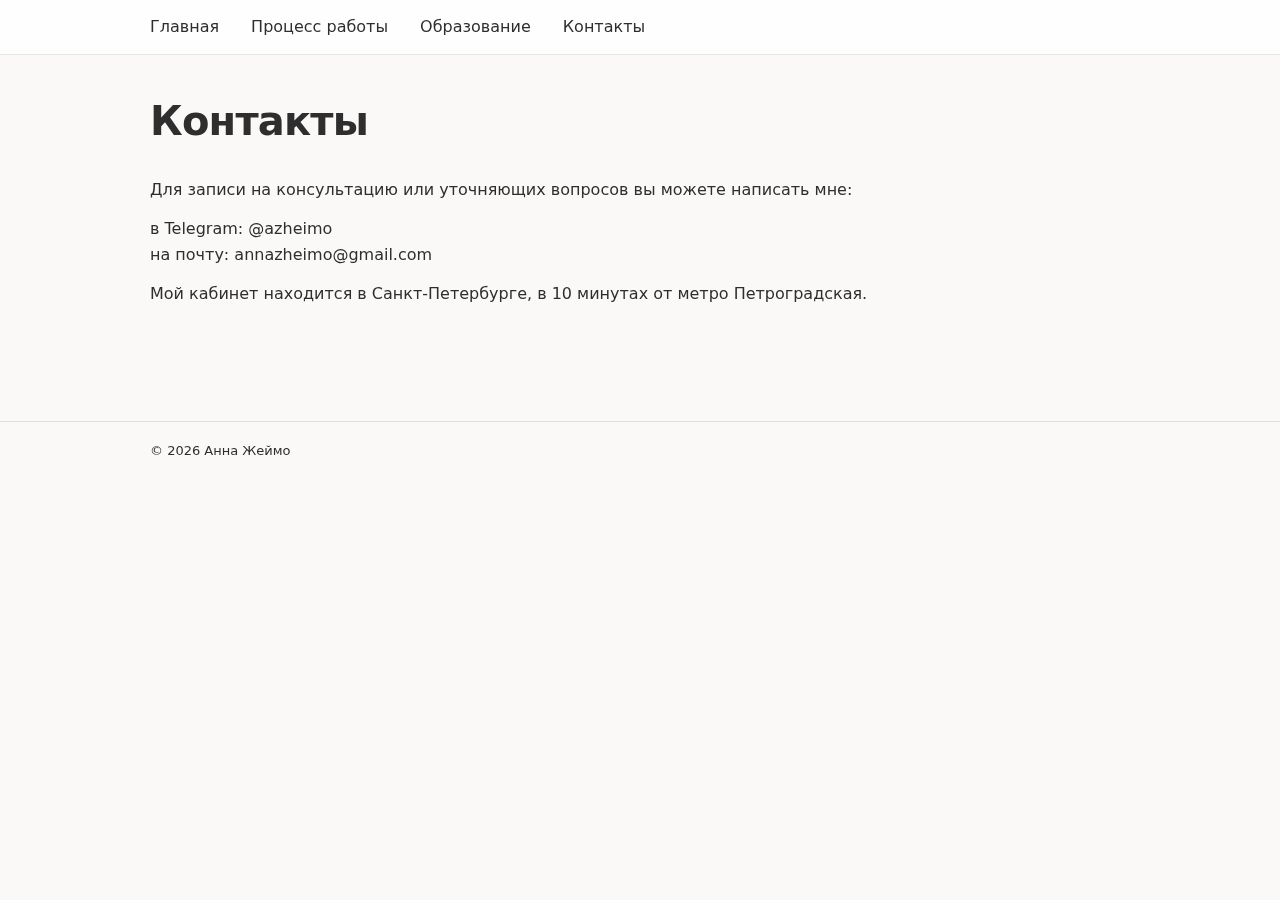
<file: contacts.html>
<!doctype html>
<html lang="ru">
<head>
  <meta charset="utf-8" />
  <meta name="viewport" content="width=device-width, initial-scale=1" />
  <title>Анна Жеймо — психолог</title>
  <link rel="stylesheet" href="./styles.css" />
</head>
<body class=\"page-contacts\">
  <header>
    <div class="container">
      <nav class="nav">
  <ul class="nav-list">
    <li><a href="index.html">Главная</a></li>
    <li><a href="process.html">Процесс работы</a></li>
    <li><a href="education.html">Образование</a></li>
    <li><a href="contacts.html">Контакты</a></li>
  </ul>
</nav>
    </div>
  </header>

  
<main class="main">
  <div class="container">
    <h1>Контакты</h1>
    <div class="section">
      <p class="muted">Для записи на консультацию или уточняющих вопросов вы можете написать мне:</p>
      <p class="muted">
        в Telegram: <a href="https://t.me/azheimo" target="_blank" rel="noopener">@azheimo</a><br>
        на почту: <a href="mailto:annazheimo@gmail.com">annazheimo@gmail.com</a>
      </p>
      <p class="muted">Мой кабинет находится в Санкт-Петербурге, в 10 минутах от метро Петроградская.</p>
    </div>
  </div>
</main>


  <footer>
    <div class="container">
      <div>© <span id="y"></span> Анна Жеймо</div>
    </div>
  </footer>

  <script>
    document.getElementById("y").textContent = new Date().getFullYear();
  </script>

</body>
</html>
</file>
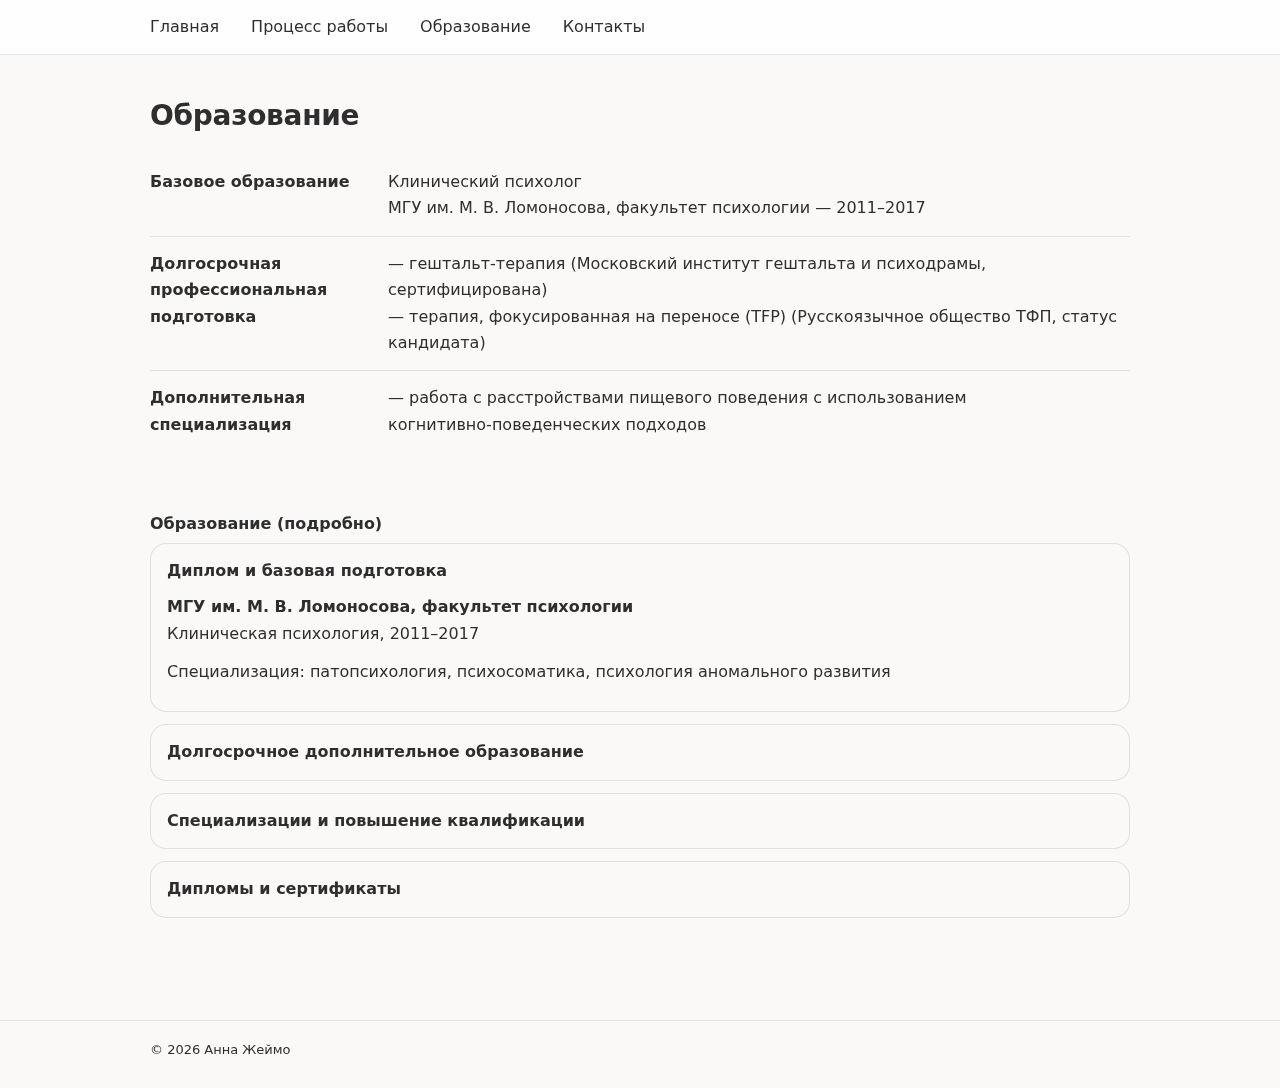
<file: education.html>
<!doctype html>
<html lang="ru">
<head>
  <meta charset="utf-8" />
  <meta name="viewport" content="width=device-width, initial-scale=1" />
  <title>Образование — Анна Жеймо</title>
  <link rel="stylesheet" href="./styles.css" />
</head>
<body class=\"page-education\">
  <header>
    <div class="container">
      <nav class="nav">
  <ul class="nav-list">
    <li><a href="index.html">Главная</a></li>
    <li><a href="process.html">Процесс работы</a></li>
    <li><a href="education.html">Образование</a></li>
    <li><a href="contacts.html">Контакты</a></li>
  </ul>
</nav>
    </div>
  </header>

  <main class="container">
    <h2>Образование</h2>

    <div class="section">
      <div class="edu-row">
        <div class="muted"><strong>Базовое образование</strong></div>
        <div>
          <div>Клинический психолог</div>
          <div class="muted">МГУ им. М. В. Ломоносова, факультет психологии — 2011–2017</div>
        </div>
      </div>

      <div class="edu-row">
        <div class="muted"><strong>Долгосрочная профессиональная подготовка</strong></div>
        <div class="muted">
          — гештальт‑терапия (Московский институт гештальта и психодрамы, сертифицирована)<br/>
          — терапия, фокусированная на переносе (TFP) (Русскоязычное общество ТФП, статус кандидата)
        </div>
      </div>

      <div class="edu-row">
        <div class="muted"><strong>Дополнительная специализация</strong></div>
        <div class="muted">
          — работа с расстройствами пищевого поведения с использованием когнитивно‑поведенческих подходов
        </div>
      </div>
    </div>

    <div class="section">
      <h3>Образование (подробно)</h3>

      <details open>
        <summary>Диплом и базовая подготовка</summary>
        <div class="muted">
          <p><strong>МГУ им. М. В. Ломоносова, факультет психологии</strong><br/>Клиническая психология, 2011–2017</p>
          <p>Специализация: патопсихология, психосоматика, психология аномального развития</p>
        </div>
</details>

      <details>
        <summary>Долгосрочное дополнительное образование</summary>
        <div class="muted">
          <p><strong>Русскоязычное общество терапии, фокусированной на переносе (РОТФП)</strong><br/>Терапия, фокусированная на переносе (TFP), статус кандидата — 2022–сейчас</p>
          <p><strong>Московский институт гештальта и психодрамы</strong><br/>Сертификационная программа (500 часов) — 2017–2022</p>
        </div>
      </details>

      <details>
        <summary>Специализации и повышение квалификации</summary>
        <div class="muted">
          <p><strong>The Centre for Research on Eating Disorders at Oxford</strong><br/>Web‑Centred Training in Enhanced CBT (CBT‑E) for Eating Disorders — 100 часов, 2022</p>
          <p><strong>Psychodemia</strong><br/>Доказательная психотерапия расстройств пищевого поведения — 100 часов, 2021</p>
          <p><strong>Московский институт гештальта и психодрамы</strong><br/>Спецкурс «Аффективные состояния: от патологии к норме» — 94 часа, 2020</p>
          <p><strong>Фонд «Будущее сейчас»</strong><br/>Базовые техники психиатра в психологическом консультировании — 128 часов, 2019</p>
          <p><strong>Beck Institute</strong><br/>Cognitive behavioral therapy: essentials (CBT for Depression) — 24 часа, 2017</p>
          <p><strong>Южно‑Российский гуманитарный институт</strong><br/>Повышение квалификации «Психологическое консультирование» — 144 часа, 2017</p>
          <p><strong>Понимающая психотерапия</strong><br/>Теоретические основы и базовые техники — I ступень — 32 часа, 2016</p>
          <p><strong>Институт тренинга и психодрамы</strong><br/>Психодиагностика: тест Роршаха (интегративная система Дж. Экнера) — 120 часов, 2016</p>
          <p><strong>Фонд «Будущее сейчас»</strong><br/>Мастерская нарративной практики, 1 блок — 102 часа, 2015</p>
        </div>
      </details>
            <details>
        <summary>Дипломы и сертификаты</summary>
        <div class="diploma-grid">
          <a class="diploma" href="assets/diplomas/diploma_01.jpg" data-lightbox>
            <img src="assets/diplomas/diploma_01.jpg" alt="Документ"/>
          </a>
          <a class="diploma" href="assets/diplomas/diploma_02.jpg" data-lightbox>
            <img src="assets/diplomas/diploma_02.jpg" alt="Документ"/>
          </a>
          <a class="diploma" href="assets/diplomas/diploma_03.jpg" data-lightbox>
            <img src="assets/diplomas/diploma_03.jpg" alt="Документ"/>
          </a>
          <a class="diploma" href="assets/diplomas/diploma_04.jpg" data-lightbox>
            <img src="assets/diplomas/diploma_04.jpg" alt="Документ"/>
          </a>
          <a class="diploma" href="assets/diplomas/diploma_05.jpg" data-lightbox>
            <img src="assets/diplomas/diploma_05.jpg" alt="Документ"/>
          </a>
          <a class="diploma" href="assets/diplomas/diploma_06.jpg" data-lightbox>
            <img src="assets/diplomas/diploma_06.jpg" alt="Документ"/>
          </a>
          <a class="diploma" href="assets/diplomas/diploma_07.jpg" data-lightbox>
            <img src="assets/diplomas/diploma_07.jpg" alt="Документ"/>
          </a>
          <a class="diploma" href="assets/diplomas/diploma_08.jpg" data-lightbox>
            <img src="assets/diplomas/diploma_08.jpg" alt="Документ"/>
          </a>
          <a class="diploma" href="assets/diplomas/diploma_09.jpg" data-lightbox>
            <img src="assets/diplomas/diploma_09.jpg" alt="Документ"/>
          </a>
          <a class="diploma" href="assets/diplomas/diploma_10.jpg" data-lightbox>
            <img src="assets/diplomas/diploma_10.jpg" alt="Документ"/>
          </a>
          <a class="diploma" href="assets/diplomas/diploma_11.jpg" data-lightbox>
            <img src="assets/diplomas/diploma_11.jpg" alt="Документ"/>
          </a>
          <a class="diploma" href="assets/diplomas/diploma_12.jpg" data-lightbox>
            <img src="assets/diplomas/diploma_12.jpg" alt="Документ"/>
          </a>
          <a class="diploma" href="assets/diplomas/diploma_13.jpg" data-lightbox>
            <img src="assets/diplomas/diploma_13.jpg" alt="Документ"/>
          </a>
          <a class="diploma" href="assets/diplomas/diploma_14.jpg" data-lightbox>
            <img src="assets/diplomas/diploma_14.jpg" alt="Документ"/>
          </a>
          <a class="diploma" href="assets/diplomas/diploma_15.jpg" data-lightbox>
            <img src="assets/diplomas/diploma_15.jpg" alt="Документ"/>
          </a>
          <a class="diploma" href="assets/diplomas/diploma_16.jpg" data-lightbox>
            <img src="assets/diplomas/diploma_16.jpg" alt="Документ"/>
          </a>
          <a class="diploma" href="assets/diplomas/diploma_17.jpg" data-lightbox>
            <img src="assets/diplomas/diploma_17.jpg" alt="Документ"/>
          </a>
          <a class="diploma" href="assets/diplomas/diploma_18.jpg" data-lightbox>
            <img src="assets/diplomas/diploma_18.jpg" alt="Документ"/>
          </a>
          <a class="diploma" href="assets/diplomas/diploma_19.jpg" data-lightbox>
            <img src="assets/diplomas/diploma_19.jpg" alt="Документ"/>
          </a>
          <a class="diploma" href="assets/diplomas/diploma_20.jpg" data-lightbox>
            <img src="assets/diplomas/diploma_20.jpg" alt="Документ"/>
          </a>
          <a class="diploma" href="assets/diplomas/diploma_21.jpg" data-lightbox>
            <img src="assets/diplomas/diploma_21.jpg" alt="Документ"/>
          </a>
          <a class="diploma" href="assets/diplomas/diploma_22.jpg" data-lightbox>
            <img src="assets/diplomas/diploma_22.jpg" alt="Документ"/>
          </a>
          <a class="diploma" href="assets/diplomas/diploma_23.jpg" data-lightbox>
            <img src="assets/diplomas/diploma_23.jpg" alt="Документ"/>
          </a>
        </div>
      </details>
    </div>
  

</main>

  <footer>
    <div class="container">
      <div>© <span id="y"></span> Анна Жеймо</div>
    </div>
  </footer>
  <script>
    document.getElementById("y").textContent = new Date().getFullYear();
  </script>

  <div class="lightbox" id="lightbox" aria-hidden="true">
    <button class="lightbox__close" type="button" aria-label="Закрыть">×</button>
    <img class="lightbox__img" alt="Документ"/>
  </div>

  <script>
    (function () {
      const lb = document.getElementById('lightbox');
      const img = lb.querySelector('.lightbox__img');
      const closeBtn = lb.querySelector('.lightbox__close');

      function open(src) {
        img.src = src;
        lb.classList.add('is-open');
        lb.setAttribute('aria-hidden', 'false');
        document.body.style.overflow = 'hidden';
      }

      function close() {
        lb.classList.remove('is-open');
        lb.setAttribute('aria-hidden', 'true');
        img.src = '';
        document.body.style.overflow = '';
      }

      document.addEventListener('click', (e) => {
        const a = e.target.closest('a[data-lightbox]');
        if (a) {
          e.preventDefault();
          open(a.getAttribute('href'));
          return;
        }
        if (e.target === lb) close();
      });

      closeBtn.addEventListener('click', close);
      document.addEventListener('keydown', (e) => {
        if (e.key === 'Escape' && lb.classList.contains('is-open')) close();
      });
    })();
  </script>

</body>
</html>
</file>
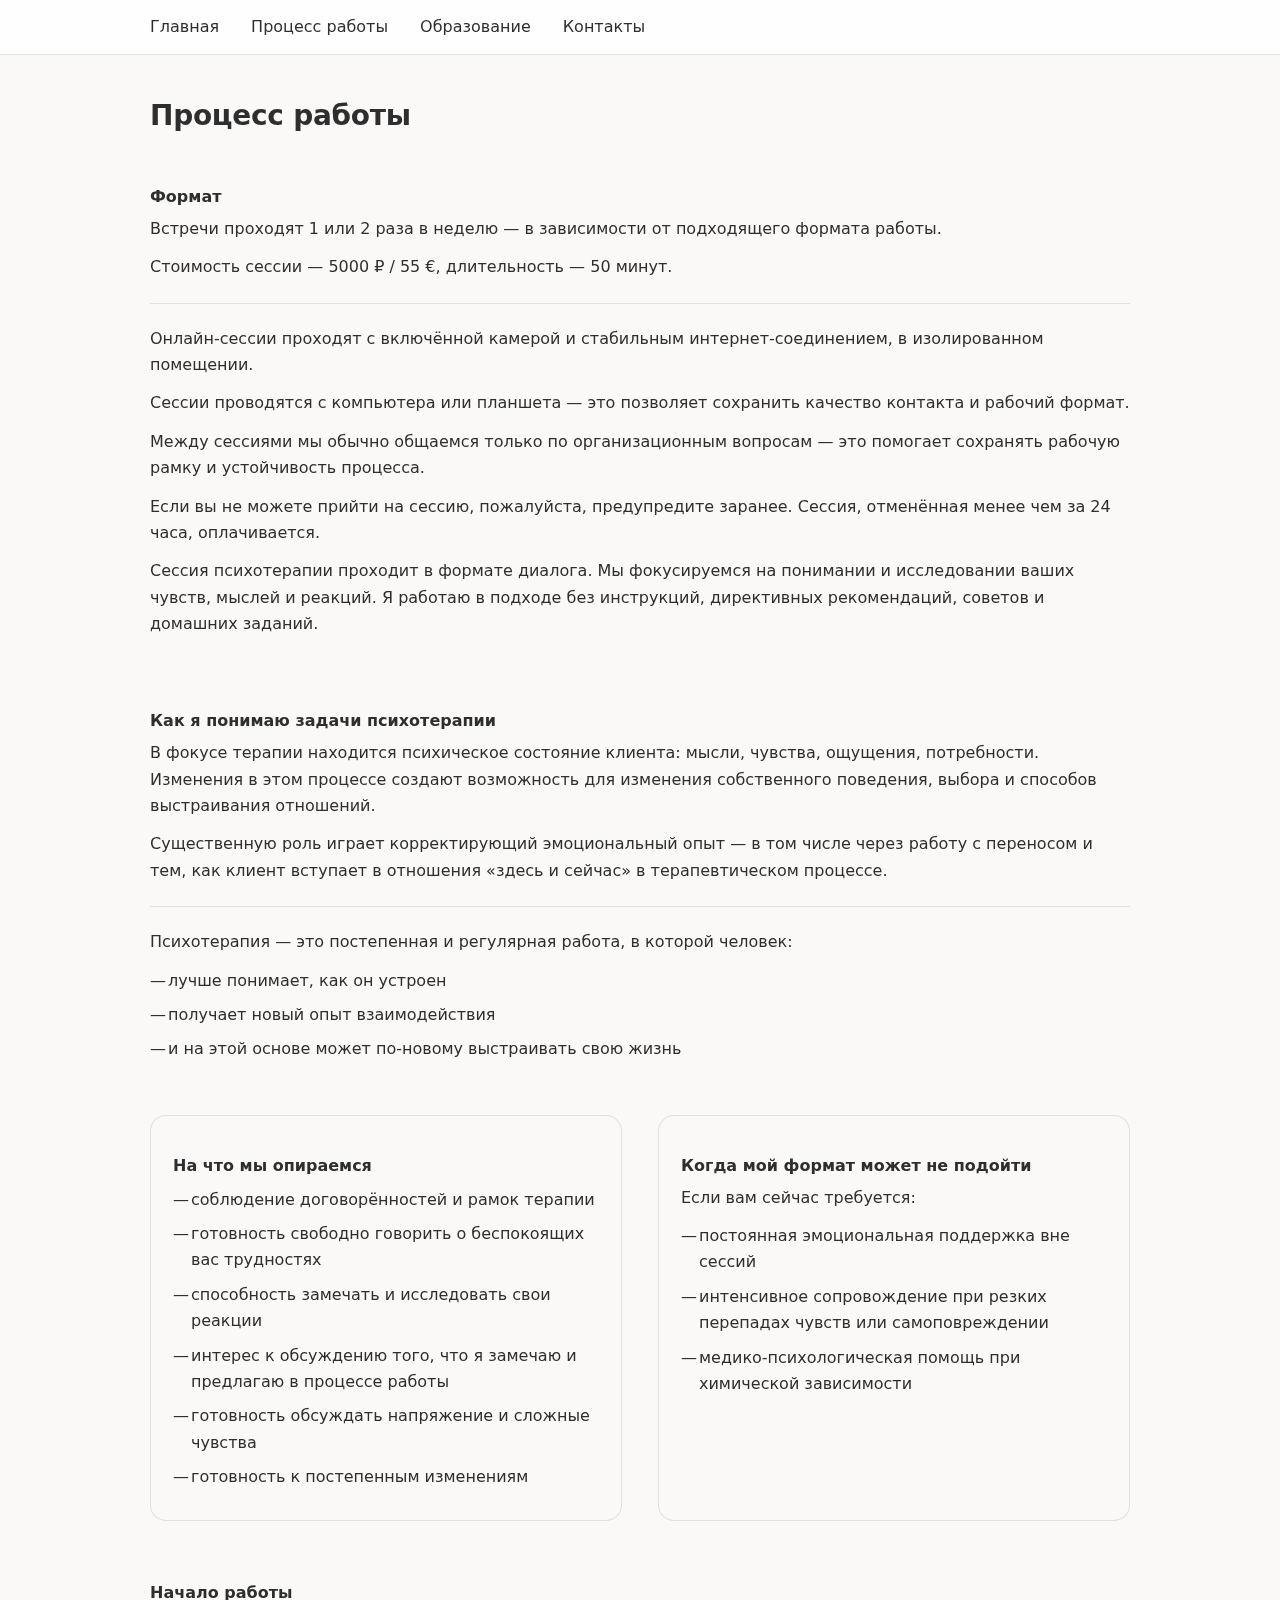
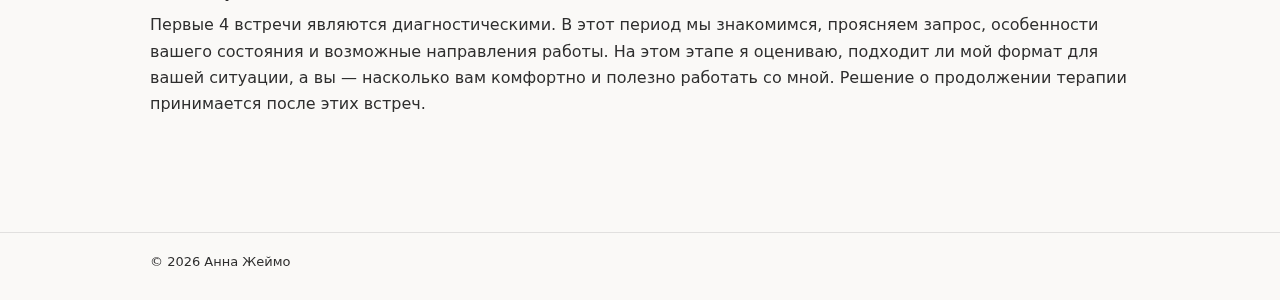
<file: process.html>
<!doctype html>
<html lang="ru">
<head>
  <meta charset="utf-8" />
  <meta name="viewport" content="width=device-width, initial-scale=1" />
  <title>Процесс работы — Анна Жеймо</title>
  <link rel="stylesheet" href="./styles.css" />
</head>
<body class=\"page-process\">
  <header>
    <div class="container">
      <nav class="nav">
  <ul class="nav-list">
    <li><a href="index.html">Главная</a></li>
    <li><a href="process.html" aria-current="page">Процесс работы</a></li>
    <li><a href="education.html">Образование</a></li>
    <li><a href="contacts.html">Контакты</a></li>
  </ul>
</nav>
    </div>
  </header>

  <main class="container">
    <h2>Процесс работы</h2>

    <div class="section">
      <h3>Формат</h3>
      <p class="muted">Встречи проходят 1 или 2 раза в неделю — в зависимости от подходящего формата работы.</p>
      <p class="muted">Стоимость сессии — 5000 ₽ / 55 €, длительность — 50 минут.</p>
      <div class="hr"></div>

      <p class="muted">Онлайн-сессии проходят с включённой камерой и стабильным интернет-соединением, в изолированном помещении.</p>
      <p class="muted">Сессии проводятся с компьютера или планшета — это позволяет сохранить качество контакта и рабочий формат.</p>
      <p class="muted">Между сессиями мы обычно общаемся только по организационным вопросам — это помогает сохранять рабочую рамку и устойчивость процесса.</p>
      <p class="muted">Если вы не можете прийти на сессию, пожалуйста, предупредите заранее. Сессия, отменённая менее чем за 24 часа, оплачивается.</p>
      <p class="muted">Сессия психотерапии проходит в формате диалога. Мы фокусируемся на понимании и исследовании ваших чувств, мыслей и реакций. Я работаю в подходе без инструкций, директивных рекомендаций, советов и домашних заданий.</p>
</p>
    </div>

    <div class="section">
      <h3>Как я понимаю задачи психотерапии</h3>
      <p class="muted">
        В фокусе терапии находится психическое состояние клиента: мысли, чувства, ощущения, потребности.
        Изменения в этом процессе создают возможность для изменения собственного поведения, выбора и способов выстраивания отношений.
      </p>
      <p class="muted">
        Существенную роль играет корректирующий эмоциональный опыт — в том числе через работу с переносом и тем,
        как клиент вступает в отношения «здесь и сейчас» в терапевтическом процессе.
      </p>

      <div class="hr"></div>

      <p class="muted">Психотерапия — это постепенная и регулярная работа, в которой человек:</p>
      <ul class="list">
        <li>лучше понимает, как он устроен</li>
        <li>получает новый опыт взаимодействия</li>
        <li>и на этой основе может по‑новому выстраивать свою жизнь</li>
      </ul>
    </div>

    <div class="section two-col">
      <div class="card">
        <h3>На что мы опираемся</h3>
        <ul class="list">
          <li>соблюдение договорённостей и рамок терапии</li>
          <li>готовность свободно говорить о беспокоящих вас трудностях</li>
          <li>способность замечать и исследовать свои реакции</li>
          <li>интерес к обсуждению того, что я замечаю и предлагаю в процессе работы</li>
          <li>готовность обсуждать напряжение и сложные чувства</li>
          <li>готовность к постепенным изменениям</li>
        </ul>
      </div>

      <div class="card">
        <h3>Когда мой формат может не подойти</h3>
        <p class="muted" style="margin-top:8px">
          Если вам сейчас требуется:
        </p>
        <ul class="list">
          <li>постоянная эмоциональная поддержка вне сессий</li>
          <li>интенсивное сопровождение при резких перепадах чувств или самоповреждении</li>
          <li>медико‑психологическая помощь при химической зависимости</li>
        </ul>
      </div>
    </div>

    <div class="section">
      <h3>Начало работы</h3>
      <p class="muted">
        Первые 4 встречи являются диагностическими. В этот период мы знакомимся, проясняем запрос,
        особенности вашего состояния и возможные направления работы. На этом этапе я оцениваю,
        подходит ли мой формат для вашей ситуации, а вы — насколько вам комфортно и полезно работать со мной.
        Решение о продолжении терапии принимается после этих встреч.
      </p>
    </div>
  </main>

  <footer>
    <div class="container">
      <div>© <span id="y"></span> Анна Жеймо</div>
    </div>
  </footer>
  <script>
    document.getElementById("y").textContent = new Date().getFullYear();
  </script>
</body>
</html>
</file>
<file: styles.css>
:root{
  /* palette */
  --bg: #FAF9F7;
  --card: #F5F3EF;
  --text: #2E2E2E;
  --muted: #2E2E2E;
  --accent: #1F2A36;
  --border: rgba(46,46,46,0.12);

  /* layout */
  --max: 980px;
  --pad: 28px;
  --radius: 16px;
  --lh: 1.65;
}

*{box-sizing:border-box}
html,body{height:100%}
body{
  margin:0;
  font-family: ui-sans-serif, system-ui, -apple-system, Segoe UI, Roboto, Helvetica, Arial, "Apple Color Emoji","Segoe UI Emoji";
  background:var(--bg);
  color:var(--text);
  line-height:var(--lh);
  -webkit-font-smoothing:antialiased;
  -moz-osx-font-smoothing:grayscale;
}

a{color:inherit; text-decoration:none}
a:hover{text-decoration:underline}
small{color:var(--muted)}

.container{
  width:min(var(--max), calc(100% - 2*var(--pad)));
  margin:0 auto;
}

header{
  position:sticky;
  top:0;
  backdrop-filter:saturate(180%) blur(10px);
  background:rgba(255,255,255,.85);
  border-bottom:1px solid var(--border);
  z-index:10;
}

.nav{
  display:flex;
  align-items:center;
  justify-content:space-between;
  padding:14px 0;
  gap:16px;
}

.brand{
  font-weight:600;
  letter-spacing:.2px;
  white-space:nowrap;
}

.navlinks{
  display:flex;
  gap:18px;
  flex-wrap:wrap;
  justify-content:flex-end;
}
.navlinks a{
  color:var(--muted);
  font-size:14px;
}
.navlinks a[aria-current="page"]{
  color:var(--text);
  text-decoration:underline;
  text-underline-offset:6px;
}

main{
  padding:44px 0 80px;
}

h1{
  font-size:40px;
  line-height:1.1;
  margin:0 0 12px;
  letter-spacing:-.02em;
}
h2{
  font-size:28px;
  line-height:1.2;
  margin:0 0 14px;
  letter-spacing:-.01em;
}
h3{
  font-size:16px;
  line-height:1.3;
  margin:18px 0 8px;
  color:var(--text);
}
p{margin:0 0 12px; color:var(--text)}
.lead{font-size:18px; color:var(--text)}
.kicker{font-size:13px; color:var(--muted); text-transform:uppercase; letter-spacing:.12em}

.hr{height:1px; background:var(--border); margin:22px 0}

.grid-hero{
  display:grid;
  grid-template-columns: 1.1fr 0.9fr;
  gap:42px;
  align-items:start;
}

.photo{
  border:1px solid var(--border);
  border-radius:var(--radius);
  overflow:hidden;
  background:var(--card);
}
.photo img{
  width:100%;
  height:auto;
  display:block;
}

.card{
  border:1px solid var(--border);
  border-radius:var(--radius);
  padding:22px 22px;
  background:var(--bg);
}

.list{
  margin:10px 0 0;
  padding:0;
  list-style:none;
}
.list li{
  padding-left:18px;
  position:relative;
  margin:8px 0;
  color:var(--text);
}
.list li::before{
  content:"—";
  position:absolute;
  left:0;
  color:var(--muted);
}

.muted { color: var(--text-main); }
.meta{
  display:flex;
  gap:10px;
  flex-wrap:wrap;
  margin:12px 0 14px;
  color:var(--muted);
  font-size:14px;
}

.two-col{
  display:grid;
  grid-template-columns: 1fr 1fr;
  gap:36px;
}

.section{
  padding:22px 0;
}

details{
  border:1px solid var(--border);
  border-radius:var(--radius);
  padding:14px 16px;
  background:var(--bg);
}
details + details{margin-top:12px}
summary{
  cursor:pointer;
  list-style:none;
  font-weight:600;
}
summary::-webkit-details-marker{display:none}
details[open] summary{margin-bottom:10px}

.edu-row{
  display:grid;
  grid-template-columns: 220px 1fr;
  gap:18px;
  padding:14px 0;
  border-top:1px solid var(--border);
}
.edu-row:first-child{border-top:none; padding-top:0}

.badge{
  display:inline-flex;
  align-items:center;
  gap:8px;
  font-size:13px;
  color:var(--muted);
}
.dot{
  width:8px; height:8px; border-radius:999px; background:var(--border);
}

.gallery{
  display:grid;
  grid-template-columns: repeat(3, 1fr);
  gap:12px;
  margin-top:12px;
}
.placeholder{
  aspect-ratio: 4/3;
  border:1px dashed var(--border);
  border-radius:14px;
  background:linear-gradient(180deg, #fff, #fafafa);
  display:flex;
  align-items:center;
  justify-content:center;
  color:var(--muted);
  font-size:13px;
  text-align:center;
  padding:10px;
}

footer{
  border-top:1px solid var(--border);
  padding:18px 0 28px;
  color:var(--muted);
  font-size:13px;
}

@media (max-width: 980px){
  .grid-hero{grid-template-columns: 1fr; gap:22px}
  h1{font-size:34px}
}
@media (max-width: 760px){
  .two-col{grid-template-columns:1fr}
  .gallery{grid-template-columns:1fr 1fr}
}
@media (max-width: 480px){
  .gallery{grid-template-columns:1fr}
}


/* Diplomas grid */
.diploma-grid{
  display:grid;
  grid-template-columns:repeat(3, 1fr);
  gap:14px;
  margin-top:14px;
}

.diploma{
  display:block;
  border-radius:12px;
  overflow:hidden;
  border:1px solid var(--border);
  background: #fff;
}

.diploma img{
  display:block;
  width:100%;
  height:auto;
  transform: translateZ(0);
}

.diploma:focus-visible{
  outline:2px solid var(--accent);
  outline-offset:2px;
}

.diploma:hover{
  border-color: rgba(31,42,54,0.35);
}

/* Lightbox */
.lightbox{
  position:fixed;
  inset:0;
  background: rgba(46,46,46,0.65);
  display:none;
  align-items:center;
  justify-content:center;
  padding:22px;
  z-index:1000;
}

.lightbox.is-open{display:flex}

.lightbox__img{
  max-width:min(1100px, 92vw);
  max-height:88vh;
  border-radius:14px;
  box-shadow: 0 18px 50px rgba(0,0,0,0.35);
  background:#fff;
}

.lightbox__close{
  position:absolute;
  top:14px;
  right:14px;
  width:42px;
  height:42px;
  border-radius:999px;
  border:1px solid rgba(255,255,255,0.25);
  background: rgba(255,255,255,0.12);
  color:#fff;
  font-size:26px;
  line-height:1;
  cursor:pointer;
}

.lightbox__close:hover{
  background: rgba(255,255,255,0.18);
}

@media (max-width: 900px){
  .diploma-grid{grid-template-columns:repeat(2, 1fr);}
}
@media (max-width: 520px){
  .diploma-grid{grid-template-columns:1fr;}
}

/* diplomas grid (no separate thumbs) */
.diploma-grid img{
  width:100%;
  height:100%;
  object-fit:cover;
  display:block;
}


/* navigation alignment */
header nav {
  margin-left: auto;
}
header nav ul {
  justify-content: flex-end;
}

:root{ --text-main:#2E2E2E; }


/* unified top-right navigation */
header {
  display: flex;
  align-items: center;
}
.nav {
  margin-left: auto;
}
.nav-list {
  display: flex;
  gap: 2rem;
  list-style: none;
  padding: 0;
  margin: 0;
}
.nav-list a {
  color: var(--text-main);
  text-decoration: none;
}
.nav-list a:hover {
  color: var(--accent);
}


/* main page name adjustments */
.name {
  font-size: 2.1rem;
  margin-bottom: 0.25rem;
}
.subtitle {
  color: var(--text-muted);
  font-size: 0.95rem;
  margin-top: 0;
}


/* override secondary text color for key sections */
.page-process .muted,
.page-education .muted,
.page-contacts .muted { color: var(--text-main); }


/* hero typography consistency (main page) */
.hero-name{
  font-size: 2.4rem;
  line-height: 1.05;
  font-weight: 600;
  margin: 0 0 1.25rem 0;
  color: var(--text-main);
}
.hero-lead{
  font-size: 1.6rem;
  line-height: 1.35;
  font-weight: 400;
  margin: 0 0 1.6rem 0;
  color: var(--text-main);
  max-width: 34ch;
}
/* any small label above the name should not appear */
.kicker,.eyebrow,.overline,.role,.label{
  display:none !important;
}
/* bullets block: keep minimal, consistent */
.hero-points, .points, .hero-list, .meta-points{
  color: var(--text-main);
}
.hero-points li, .points li, .hero-list li, .meta-points li{
  color: var(--text-main);
}
.hero-points li::marker, .points li::marker, .hero-list li::marker, .meta-points li::marker{
  color: var(--text-main);
}
</file>
